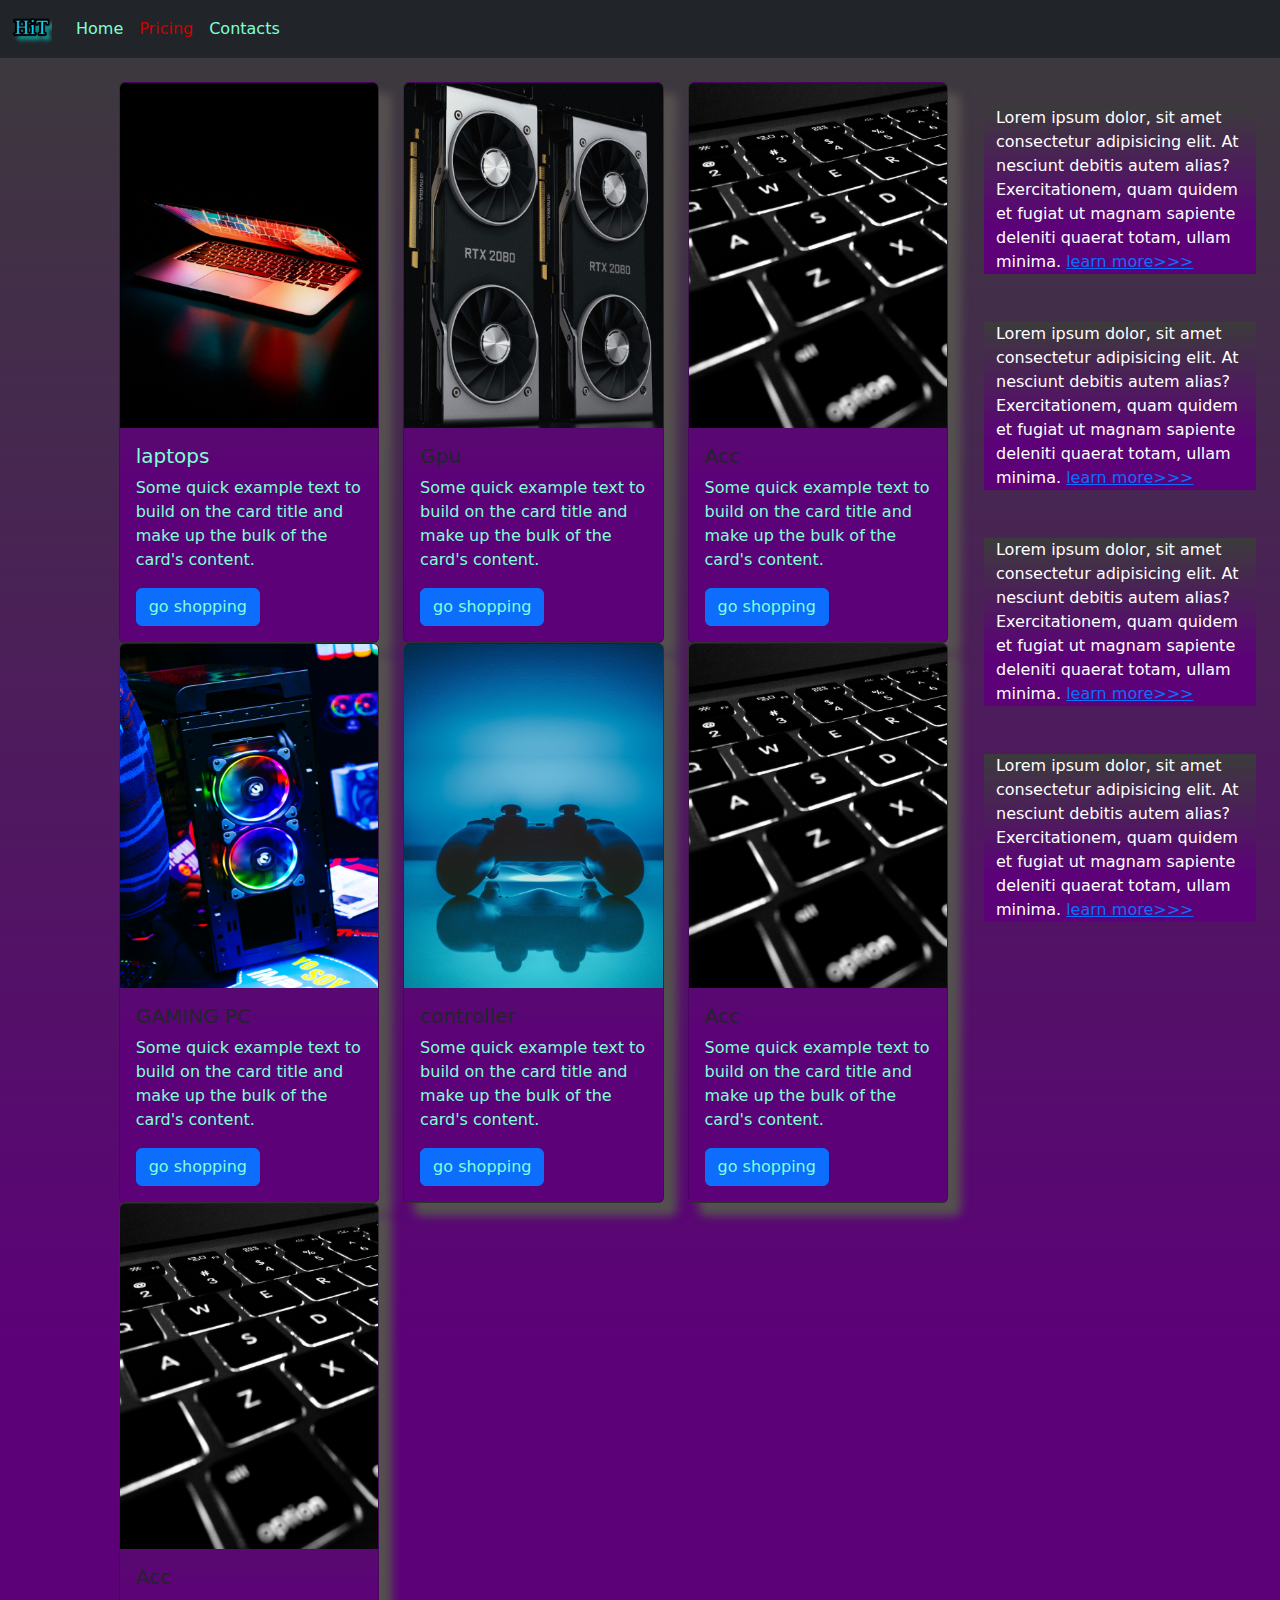
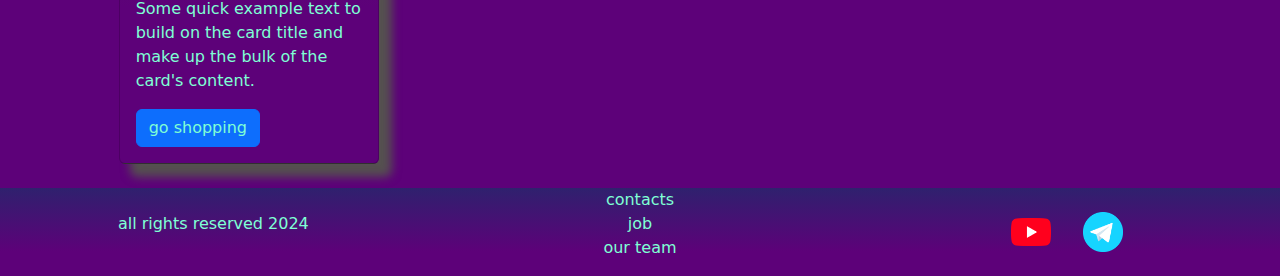
<file: pricing.html>
<!DOCTYPE html>
<html lang="en">

<head>
  <meta charset="UTF-8">
  <meta name="viewport" content="width=device-width, initial-scale=1.0">
  <title>Document</title>
  <link href="https://cdn.jsdelivr.net/npm/bootstrap@5.3.3/dist/css/bootstrap.min.css" rel="stylesheet"
    integrity="sha384-QWTKZyjpPEjISv5WaRU9OFeRpok6YctnYmDr5pNlyT2bRjXh0JMhjY6hW+ALEwIH" crossorigin="anonymous">
  <link rel="stylesheet" href="source/styles/mycss.css">
</head>

<body>
  <header>
    <nav class="navbar navbar-expand-lg bg-dark">
      <div class="container-fluid">
        <a class="navbar-brand" href="/"><img src="source/images/logo.png" alt="..."></a>
        <button class="navbar-toggler" type="button" data-bs-toggle="collapse" data-bs-target="#navbarNav"
          aria-controls="navbarNav" aria-expanded="false" aria-label="Toggle navigation">
          <span class="navbar-toggler-icon"></span>
        </button>
        <div class="collapse navbar-collapse" id="navbarNav">
          <ul class="navbar-nav">
            <li class="nav-item">
              <a class="nav-link" aria-current="page" href="/">Home</a>
            </li>
            <li class="nav-item">
              <a class="nav-link active " href="pricing.html">Pricing</a>
            </li>
            <li class="nav-item">
              <a class="nav-link" href="pricing.html">Contacts</a>
            </li>
          </ul>
        </div>
      </div>
    </nav>
  </header>
  <section>
    <div class="container-fluid my-4">
      <div class="row">
        <div class="col-lg-1">

        </div>
        <div class="col-lg-8 col-md-12">
          <div class="row">
            <div class="col-lg-4 col-md-6">
              <div class="card">
                <a href=""><img src="source/images/laptop.png" class="card-img-top" alt="Laptop"></a>
                <div class="card-body">
                  <h5 class="card-title"><a href="">laptops</a></h5>
                  <p class="card-text"><a href="">
                      Some quick example text to build on the card title and make up
                      the bulk of the card's content.
                    </a></p>
                  <a href="#" class="btn btn-primary">go shopping</a>
                </div>
              </div>
            </div>
            <div class="col-lg-4 col-md-6">
              <div class="card">
                <img src="source/images/gpu.png" class="card-img-top" alt="Gpu">
                <div class="card-body">
                  <h5 class="card-title">Gpu</h5>
                  <p class="card-text">Some quick example text to build on the card title and make up
                    the bulk of the card's content.</p>
                  <a href="#" class="btn btn-primary">go shopping</a>
                </div>
              </div>
            </div>
            <div class="col-lg-4 col-md-6">
              <div class="card">
                <img src="source/images/acc.png" class="card-img-top" alt="Acc">
                <div class="card-body">
                  <h5 class="card-title">Acc</h5>
                  <p class="card-text">Some quick example text to build on the card title and make up
                    the bulk of the card's content.</p>
                  <a href="#" class="btn btn-primary">go shopping</a>
                </div>
              </div>
            </div>
            <div class="col-lg-4 col-md-6">
              <div class="card">
                <img src="source/images/gaming pc.png" class="card-img-top" alt="Acc">
                <div class="card-body">
                  <h5 class="card-title">GAMING PC</h5>
                  <p class="card-text">Some quick example text to build on the card title and make up
                    the bulk of the card's content.</p>
                  <a href="#" class="btn btn-primary">go shopping</a>
                </div>
              </div>
            </div>
            <div class="col-lg-4 col-md-6">
              <div class="card">
                <img src="source/images/controller.png" class="card-img-top" alt="Acc">
                <div class="card-body">
                  <h5 class="card-title">controller</h5>
                  <p class="card-text">Some quick example text to build on the card title and make up
                    the bulk of the card's content.</p>
                  <a href="#" class="btn btn-primary">go shopping</a>
                </div>
              </div>
            </div>
            <div class="col-lg-4 col-md-6">
              <div class="card">
                <img src="source/images/acc.png" class="card-img-top" alt="Acc">
                <div class="card-body">
                  <h5 class="card-title">Acc</h5>
                  <p class="card-text">Some quick example text to build on the card title and make up
                    the bulk of the card's content.</p>
                  <a href="#" class="btn btn-primary">go shopping</a>
                </div>
              </div>
            </div>
            <div class="col-lg-4 col-md-6">
              <div class="card">
                <img src="source/images/acc.png" class="card-img-top" alt="Acc">
                <div class="card-body">
                  <h5 class="card-title">Acc</h5>
                  <p class="card-text">Some quick example text to build on the card title and make up
                    the bulk of the card's content.</p>
                  <a href="#" class="btn btn-primary">go shopping</a>
                </div>
              </div>
            </div>
          </div>
        </div>
        <div class="col-lg-3 col-md-12">
          <div class="row px-4">
            <div class="col-lg-12 sidebar my-4">
              Lorem ipsum dolor, sit amet consectetur adipisicing elit. At nesciunt debitis autem alias?
              Exercitationem, quam quidem et fugiat ut magnam sapiente deleniti quaerat totam, ullam
              minima. <a href="#">learn more>>></a>
            </div>
            <div class="col-lg-12 sidebar my-4">
              Lorem ipsum dolor, sit amet consectetur adipisicing elit. At nesciunt debitis autem alias?
              Exercitationem, quam quidem et fugiat ut magnam sapiente deleniti quaerat totam, ullam
              minima. <a href="#">learn more>>></a>
            </div>
            <div class="col-lg-12 sidebar my-4">
              Lorem ipsum dolor, sit amet consectetur adipisicing elit. At nesciunt debitis autem alias?
              Exercitationem, quam quidem et fugiat ut magnam sapiente deleniti quaerat totam, ullam
              minima. <a href="#">learn more>>></a>
            </div>
            <div class="col-lg-12 sidebar my-4">
              Lorem ipsum dolor, sit amet consectetur adipisicing elit. At nesciunt debitis autem alias?
              Exercitationem, quam quidem et fugiat ut magnam sapiente deleniti quaerat totam, ullam
              minima. <a href="#">learn more>>></a>
            </div>
          </div>
        </div>



      </div>

    </div>
  </section>
  <footer class="mt-4">
    <div class="container-fluid">
      <div class="row">
        <div class="col-lg-4 col-md-12 footer-text text-center">
          <p>all rights reserved 2024</p>
        </div>
        <div class="col-lg-4 col-md-12 footer-text text-center">
          <p>contacts<br>job<br>our team</p>
        </div>
        <div class="col-lg-4 col-md-12 medialinks">
          <img style="width: 40px; margin-inline: 1em;" src="source/images/yt.png" alt="...">
          <img style="width: 40px; margin-inline: 1em;" src="source/images/tg.png" alt="...">
        </div>
      </div>
    </div>
  </footer>


  <script src="https://cdn.jsdelivr.net/npm/bootstrap@5.3.3/dist/js/bootstrap.bundle.min.js"
    integrity="sha384-YvpcrYf0tY3lHB60NNkmXc5s9fDVZLESaAA55NDzOxhy9GkcIdslK1eN7N6jIeHz"
    crossorigin="anonymous"></script>
</body>

</html>
</file>
<file: source/styles/mycss.css>
body {
    background: linear-gradient(0deg, #5d0179 28%, #3b3b3b 100%);
}

p {
    color: aquamarine;
}

.nav-link {
    color: aquamarine;
}
.navbar-nav .nav-link.active {
    color: rgb(204, 0, 0);
}

.navbar-brand img{
    width: 40px;
    
}

.navbar-toggler {
    background-color: rgb(87, 87, 87);
}
.sidebar {
    color: #ffffff;
    background: linear-gradient(0deg, #5d0179 28%, #3b3b3b 100%);
}

.card {
    background: linear-gradient(0deg, #5d0179 28%, #3b3b3b 100%);  
    box-shadow: 12px 12px 10px 1px #555050;
}

.card a {
    text-decoration: none;
    color: aquamarine;
}
.sidetext,
.footer-text {
    color: bisque;
    margin: auto auto;
}


footer {
    background: linear-gradient(0deg, #5d0179 28%, #2f216e 100%);

}

.medialinks {
    display: flex;
    justify-content: center;
    align-items: center;
}

.call {
    animation: myAnim 2s ease 0s infinite normal forwards;
}

@keyframes myAnim {
	0%,
	100% {
		transform: translateX(0%);
		transform-origin: 50% 50%;
	}

	15% {
		transform: translateX(-30px) rotate(-6deg);
	}

	30% {
		transform: translateX(15px) rotate(6deg);
	}

	45% {
		transform: translateX(-15px) rotate(-3.6deg);
	}

	60% {
		transform: translateX(9px) rotate(2.4deg);
	}

	75% {
		transform: translateX(-6px) rotate(-1.2deg);
	}
}


@media (max-width: 755px) {
    .carousel-indicators {
        display: none;
    }
}
</file>
